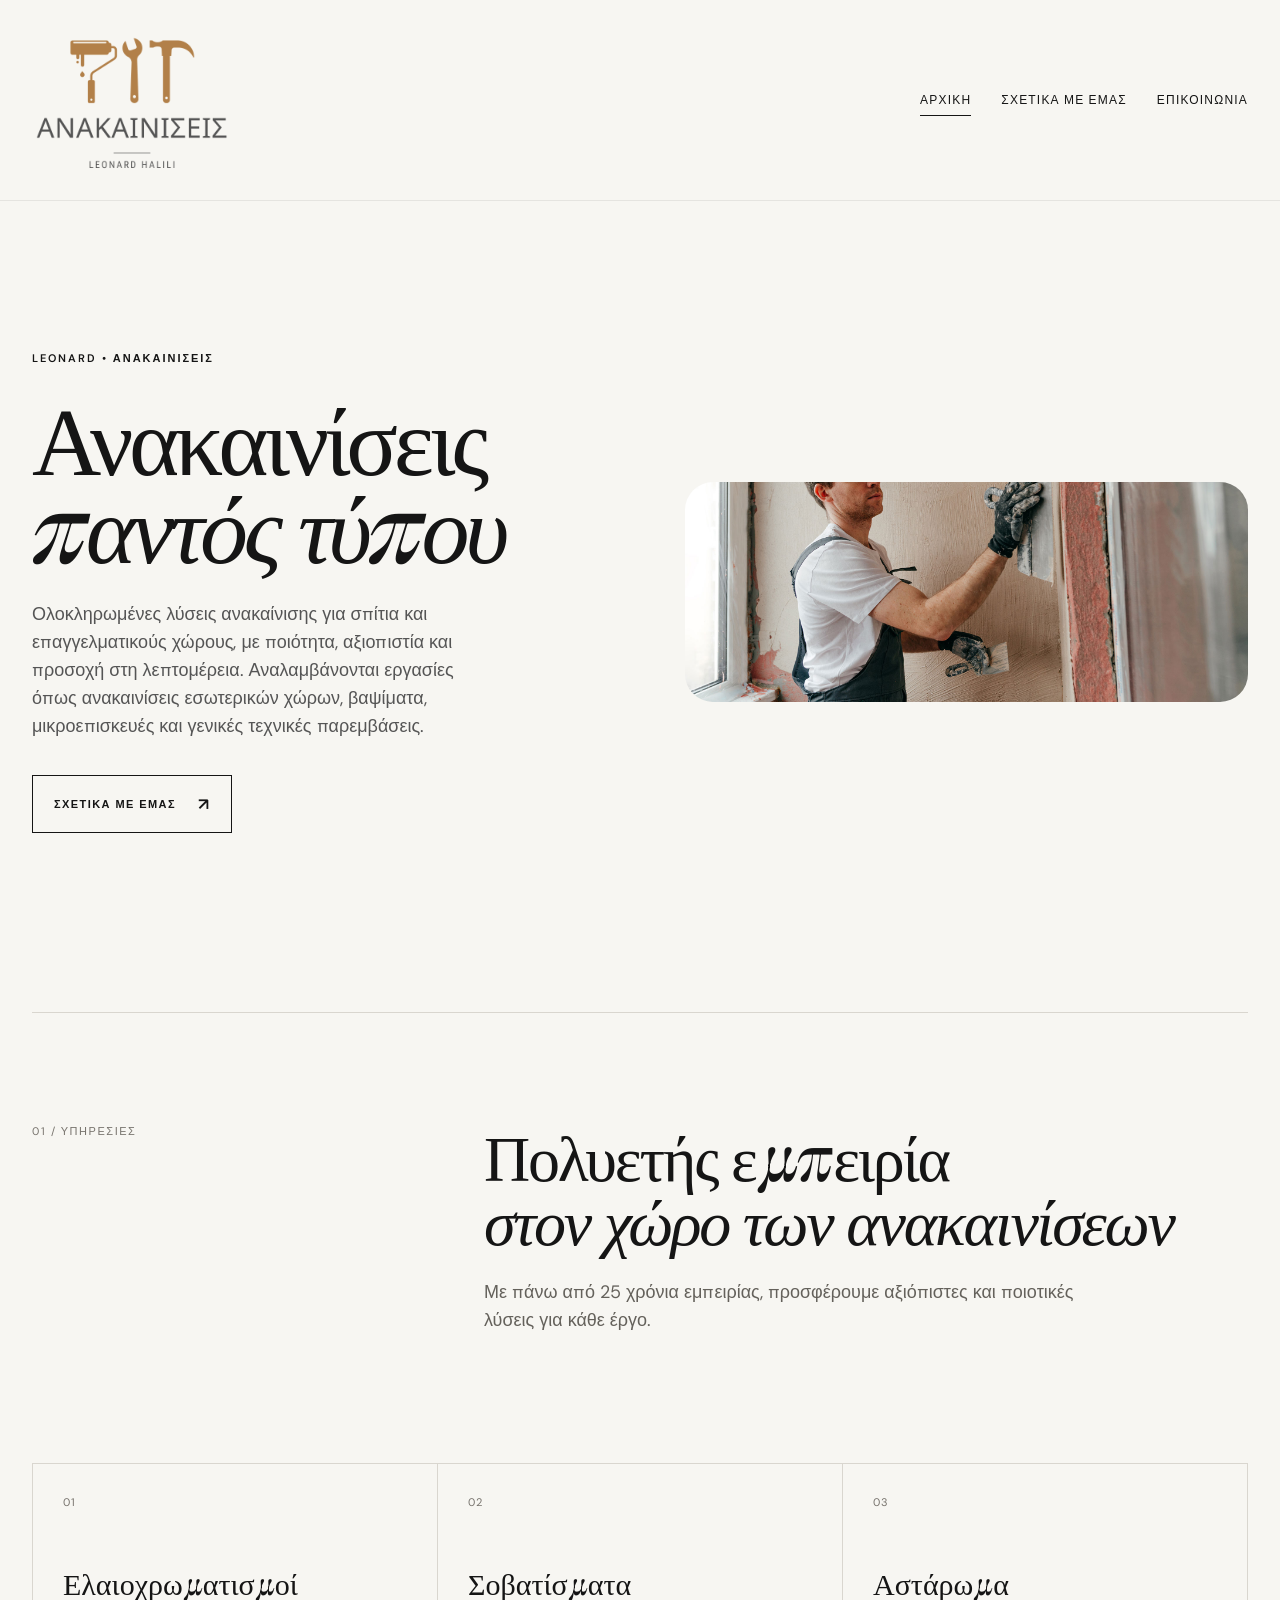
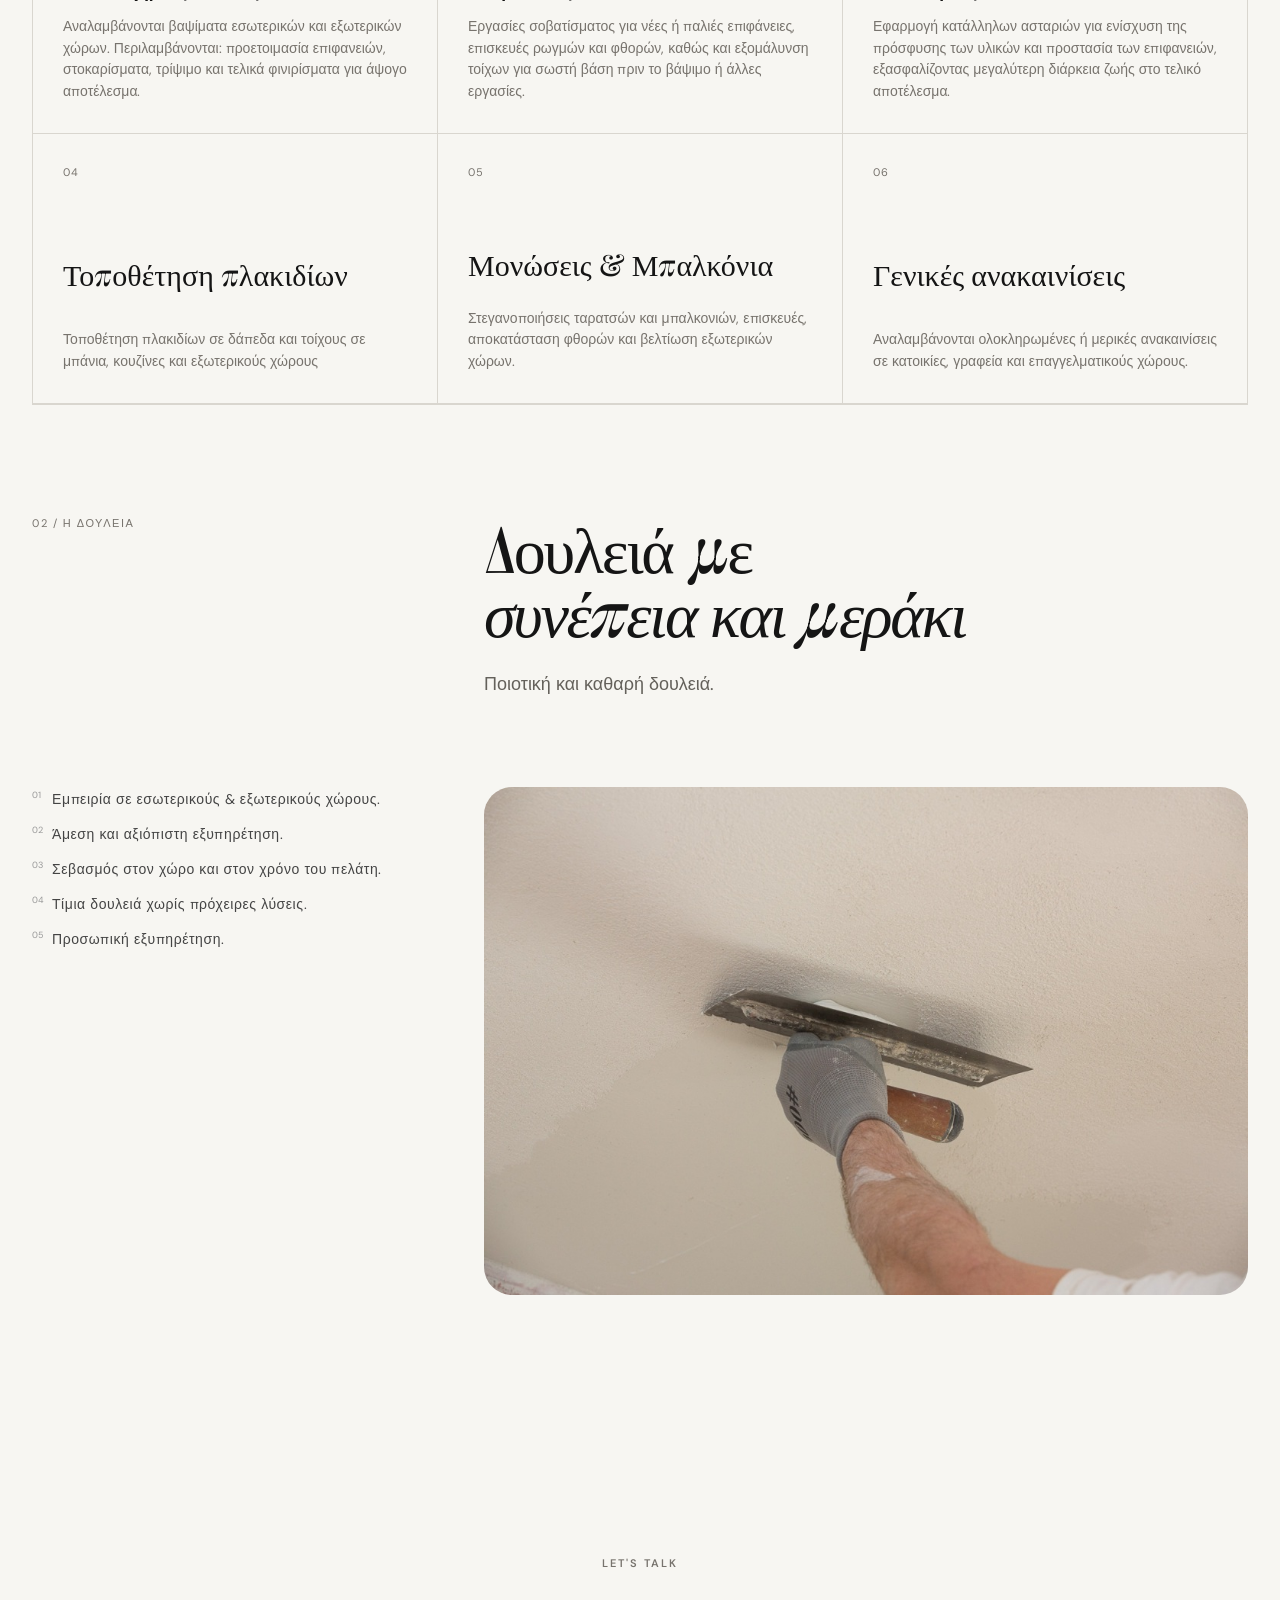
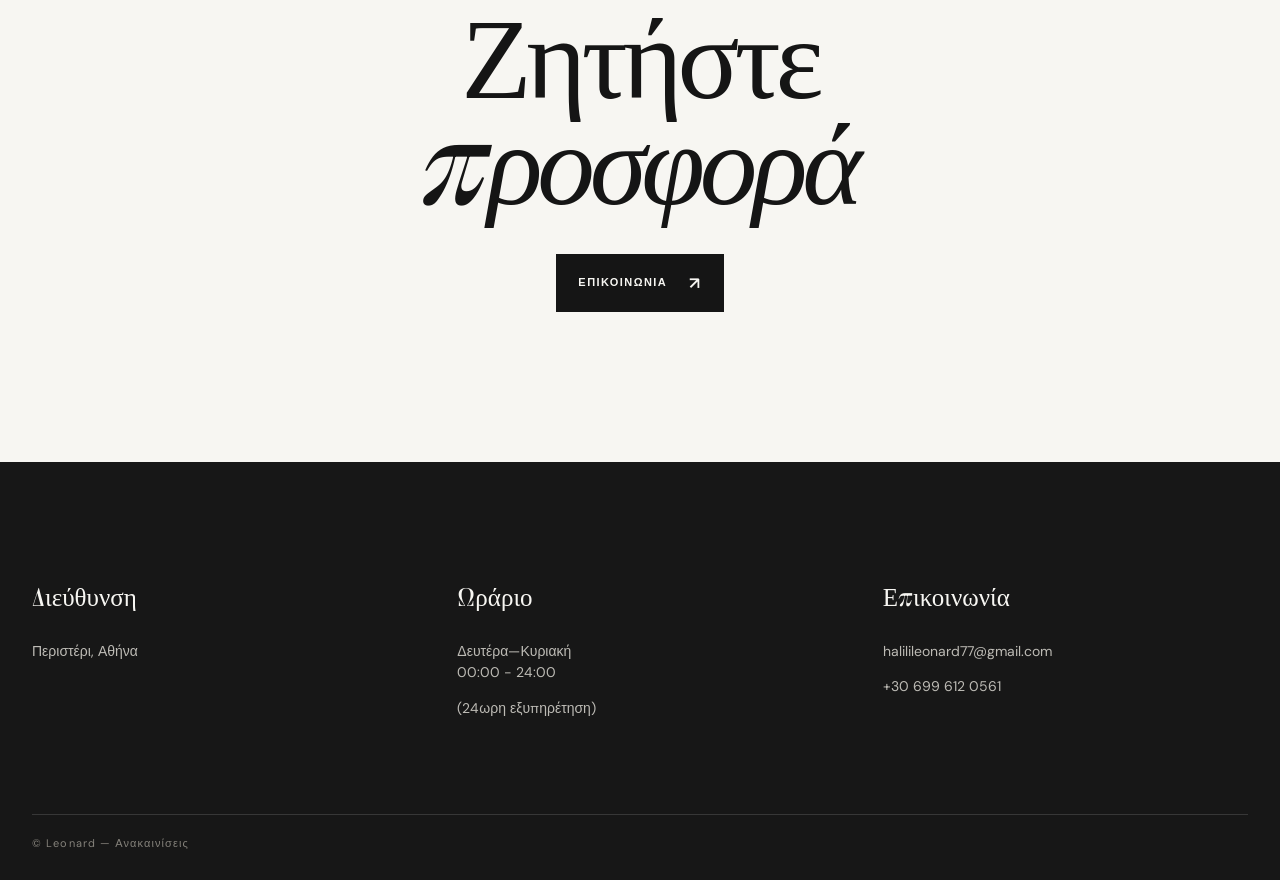
<file: index.html>
<!doctype html>
<html lang="el">
<head>
<meta charset="utf-8">
<meta name="viewport" content="width=device-width, initial-scale=1">
<title>Leonard • Anakainiseis</title>
<link rel="stylesheet" href="style.css">
</head>
<body>
<header class="site-header">
  <div class="header-inner">
    <a class="brand" href="index.html" aria-label="Leonard">
      <img src="pictures/leonard_logo-1-1.png" alt="Leonard ανακαινίσεις logo" width="200px" height="200px">
    </a>
    <nav class="main-nav">
      <a class="nav-link active" href="index.html">ΑΡΧΙΚΗ</a>
      <a class="nav-link " href="about.html">ΣΧΕΤΙΚΑ ΜΕ ΕΜΑΣ</a>
      <a class="nav-link " href="#contact">ΕΠΙΚΟΙΝΩΝΙΑ</a></nav>
  </div>
</header>

<main>
<section class="hero">
  <div class="hero-copy">
    <p class="eyebrow">LEONARD • ΑΝΑΚΑΙΝΙΣΕΙΣ</p>
    <h1>Ανακαινίσεις<br><em>παντός τύπου</em></h1>
    <p class="hero-lead">Ολοκληρωμένες λύσεις ανακαίνισης για σπίτια και επαγγελματικούς χώρους, με ποιότητα, αξιοπιστία και προσοχή στη λεπτομέρεια. Αναλαμβάνονται εργασίες όπως ανακαινίσεις εσωτερικών χώρων, βαψίματα, μικροεπισκευές και γενικές τεχνικές παρεμβάσεις.</p>
    <a class="outline-button" href="about.html">ΣΧΕΤΙΚΑ ΜΕ ΕΜΑΣ <span>↗</span></a>
  </div>
  <div class="hero-image"><img src="pictures/sovatismata.jpg" alt="Leonard ανακαινίσεις"></div>
</section>

<section class="intro">
  <div class="intro-label">01 / ΥΠΗΡΕΣΙΕΣ</div>
  <div>
    <h2>Πολυετής εμπειρία<br><span>στον χώρο των ανακαινίσεων</span></h2>
    <p>Με πάνω από 25 χρόνια εμπειρίας, προσφέρουμε αξιόπιστες και ποιοτικές λύσεις για κάθε έργο.</p>
  </div>
</section>

<section class="services">
  <article class="service-card"><div class="card-number">01</div><h3>Ελαιοχρωματισμοί</h3><p>Αναλαμβάνονται βαψίματα εσωτερικών και εξωτερικών χώρων. Περιλαμβάνονται: προετοιμασία επιφανειών, στοκαρίσματα, τρίψιμο και τελικά φινιρίσματα για άψογο αποτέλεσμα.
</p></article>
  <article class="service-card"><div class="card-number">02</div><h3>Σοβατίσματα</h3><p>Εργασίες σοβατίσματος για νέες ή παλιές επιφάνειες, επισκευές ρωγμών και φθορών, καθώς και εξομάλυνση τοίχων για σωστή βάση πριν το βάψιμο ή άλλες εργασίες.
</p></article>
  <article class="service-card"><div class="card-number">03</div><h3>Αστάρωμα</h3><p>Εφαρμογή κατάλληλων ασταριών για ενίσχυση της πρόσφυσης των υλικών και προστασία των επιφανειών, εξασφαλίζοντας μεγαλύτερη διάρκεια ζωής στο τελικό αποτέλεσμα.
</p></article>
  <article class="service-card"><div class="card-number">04</div><h3>Τοποθέτηση πλακιδίων</h3><p>Τοποθέτηση πλακιδίων σε δάπεδα και τοίχους σε μπάνια, κουζίνες και εξωτερικούς χώρους</p></article>
  <article class="service-card"><div class="card-number">05</div><h3>Μονώσεις &amp; Μπαλκόνια</h3><p>Στεγανοποιήσεις ταρατσών και μπαλκονιών, επισκευές, αποκατάσταση φθορών και βελτίωση εξωτερικών χώρων.
</p></article>
  <article class="service-card"><div class="card-number">06</div><h3>Γενικές ανακαινίσεις</h3><p>Αναλαμβάνονται ολοκληρωμένες ή μερικές ανακαινίσεις σε κατοικίες, γραφεία και επαγγελματικούς χώρους.
</p></article>
</section>

<section class="intro">
  <div class="intro-label">02 / Η ΔΟΥΛΕΙΑ</div>
  <div>
    <h2>Δουλειά με <br><span>συνέπεια και μεράκι</span></h2>
    <p>Ποιοτική και καθαρή δουλειά.</p>
  </div>
  <div class="hero-copy">
    <p class="subhero-lead">Εμπειρία σε εσωτερικούς & εξωτερικούς χώρους.</p>
    <p class="subhero-lead">Άμεση και αξιόπιστη εξυπηρέτηση.</p>
    <p class="subhero-lead">Σεβασμός στον χώρο και στον χρόνο του πελάτη.</p>
    <p class="subhero-lead">Τίμια δουλειά χωρίς πρόχειρες λύσεις.</p>
    <p class="subhero-lead">Προσωπική εξυπηρέτηση.</p>
  </div>
  <div class="hero-image"><img src="pictures/mere.jpg" alt="Leonard ανακαινίσεις"></div>
</section>



<section class="cta">
  <p class="eyebrow">LET'S TALK</p>
  <h2>Ζητήστε<br><em>προσφορά</em></h2>
  <a class="dark-button" href="mailto:halilileonard77@gmail.com">ΕΠΙΚΟΙΝΩΝΙΑ <span>↗</span></a>
</section>
</main>

<footer id="contact" class="site-footer">
  <div class="footer-grid">
    <div><h3>Διεύθυνση</h3><p>Περιστέρι, Αθήνα</p></div>
    <div><h3>Ωράριο</h3><p>Δευτέρα—Κυριακή<br>00:00 - 24:00</p><p>(24ωρη εξυπηρέτηση)</p></div>
    <div><h3>Επικοινωνία</h3><p><a href="mailto:halilileonard77@gmail.com">halilileonard77@gmail.com</a></p>
      <p><a href="tel:+306996120561">+30 699 612 0561</a></p>
    </div>
  </div>
  <div class="footer-bottom">© Leonard — Ανακαινίσεις</div>
</footer>
</body>
</html>
</file>
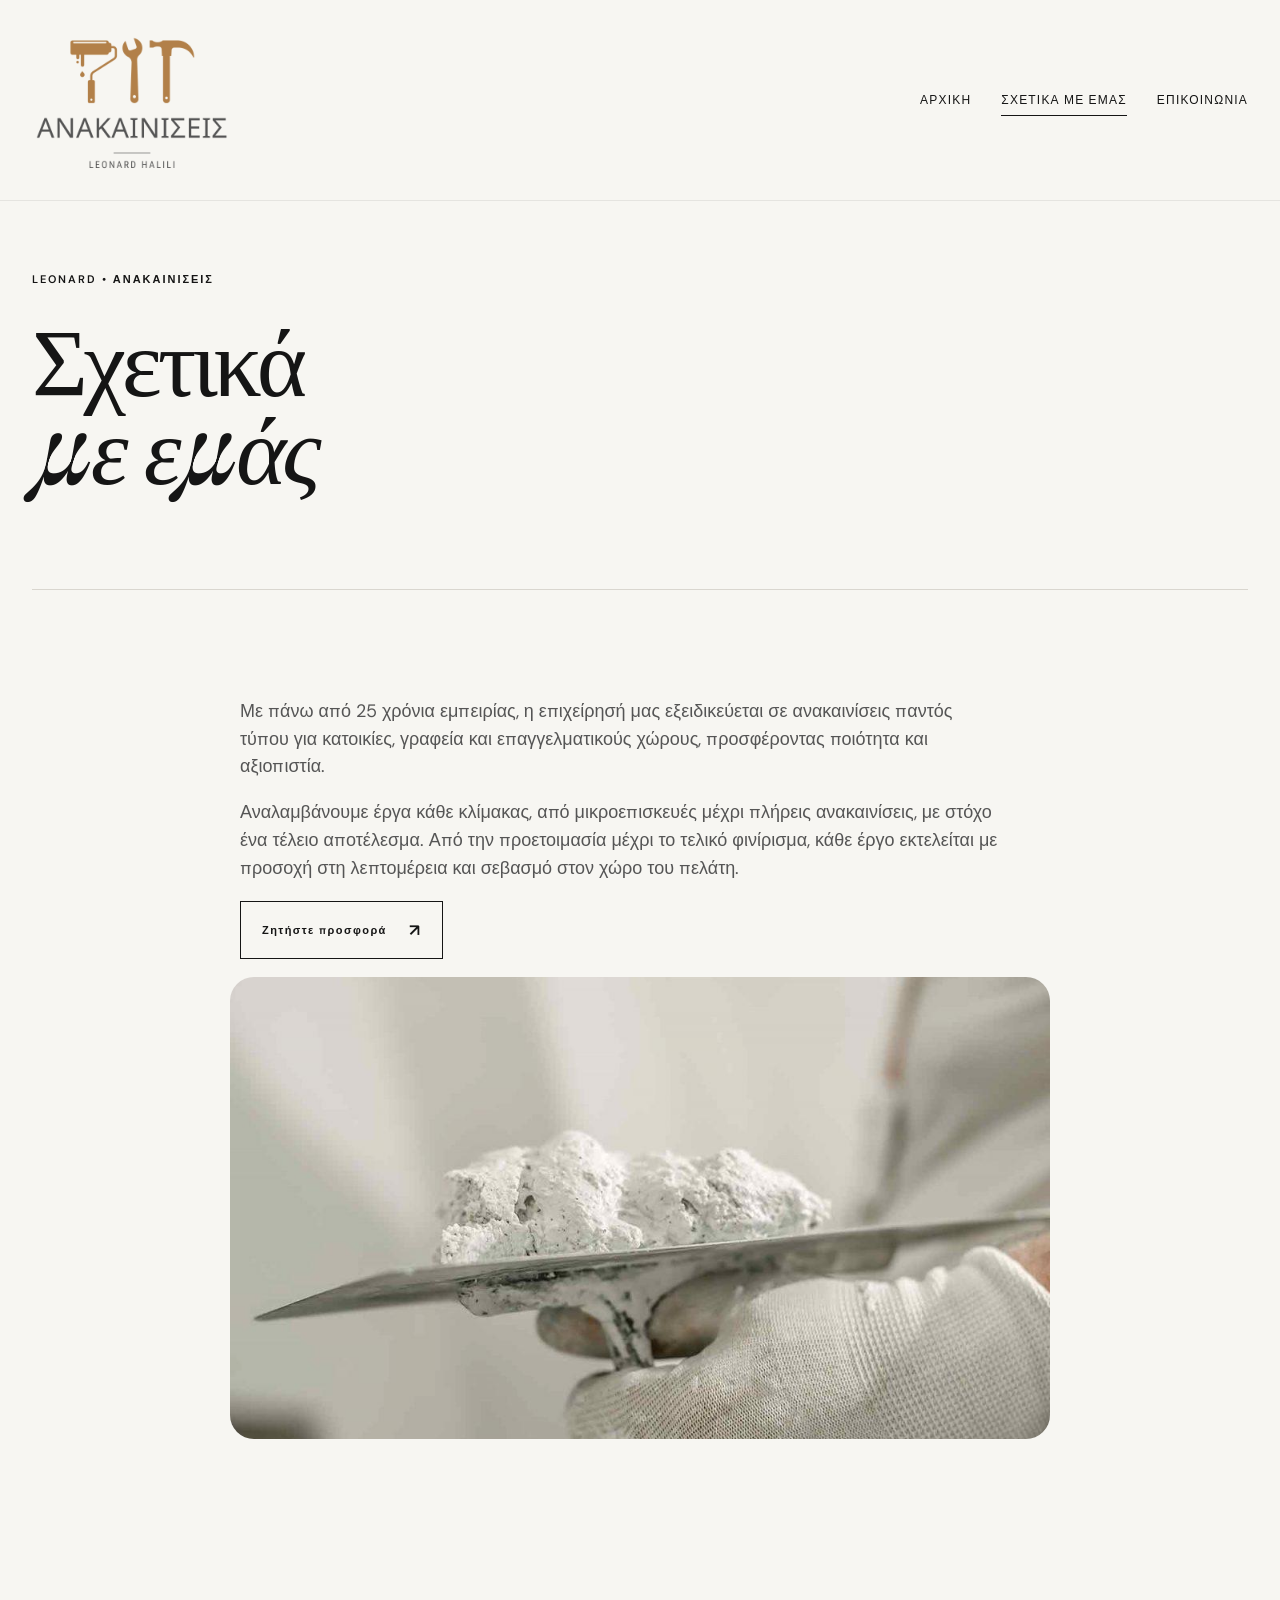
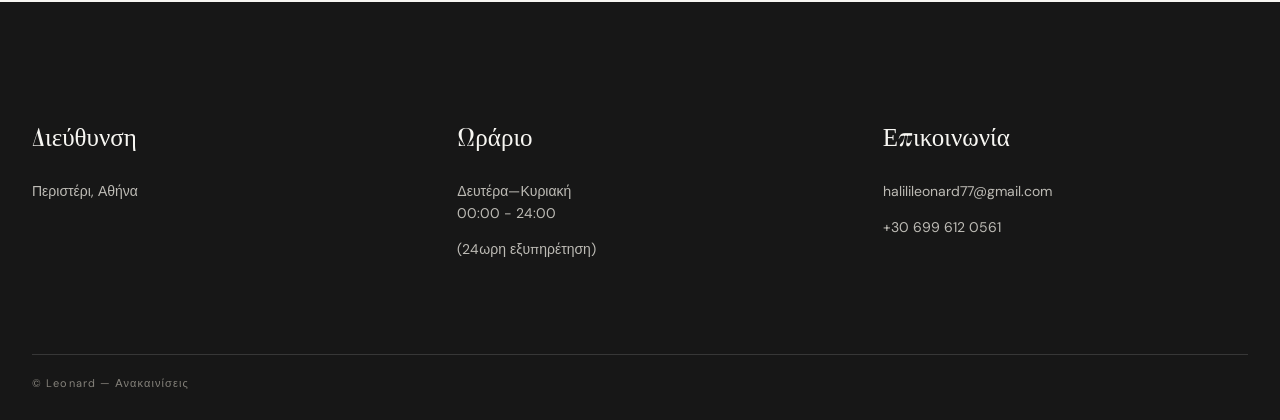
<file: about.html>
<!doctype html>
<html lang="el">
<head>
<meta charset="utf-8">
<meta name="viewport" content="width=device-width, initial-scale=1">
<title>Σχετικά με εμάς</title>
<link rel="stylesheet" href="style.css">
</head>
<body>
<header class="site-header">
  <div class="header-inner">
    <a class="brand" href="index.html" aria-label="Leonard">
      <img src="pictures/leonard_logo-1-1.png" alt="Leonard ανακαινίσεις logo" width="200px" height="200px">
    </a>
    <nav class="main-nav"><a class="nav-link " href="index.html">ΑΡΧΙΚΗ</a><a class="nav-link active" href="about.html">ΣΧΕΤΙΚΑ ΜΕ ΕΜΑΣ</a><a class="nav-link " href="#contact">ΕΠΙΚΟΙΝΩΝΙΑ</a></nav>
  </div>
</header>

<main>
<section class="page-hero">
  <p class="eyebrow">LEONARD • ΑΝΑΚΑΙΝΙΣΕΙΣ</p>
  <h1>Σχετικά<br><em>με εμάς</em></h1>
</section>
<section class="content-page">
  <p>Με πάνω από 25 χρόνια εμπειρίας, η επιχείρησή μας εξειδικεύεται σε ανακαινίσεις παντός τύπου για κατοικίες, γραφεία και επαγγελματικούς χώρους, προσφέροντας ποιότητα και αξιοπιστία.</p>



<p>Αναλαμβάνουμε έργα κάθε κλίμακας, από μικροεπισκευές μέχρι πλήρεις ανακαινίσεις, με στόχο ένα τέλειο αποτέλεσμα. Από την προετοιμασία μέχρι το τελικό φινίρισμα, κάθε έργο εκτελείται με προσοχή στη λεπτομέρεια και σεβασμό στον χώρο του πελάτη.</p>



<div class="wp-block-buttons">
<div class="wp-block-button button"><a class="outline-button" href="mailto:halilileonard77@gmail.com">Ζητήστε προσφορά <span>↗</span></a></div>
</div>



<p></p>



<figure class="wp-block-image alignwide size-full is-style-rounded"><img src="pictures/meremetia.jpg" alt="meremetia" class="wp-image-63" style="aspect-ratio:16/9;object-fit:cover" /></figure>
</section>
</main>

<footer id="contact" class="site-footer">
  <div class="footer-grid">
    <div><h3>Διεύθυνση</h3><p>Περιστέρι, Αθήνα</p></div>
    <div><h3>Ωράριο</h3><p>Δευτέρα—Κυριακή<br>00:00 - 24:00</p><p>(24ωρη εξυπηρέτηση)</p></div>
    <div><h3>Επικοινωνία</h3><p><a href="mailto:halilileonard77@gmail.com">halilileonard77@gmail.com</a></p>
      <p><a href="tel:+306996120561">+30 699 612 0561</a></p>
    </div>
  </div>
  <div class="footer-bottom">© Leonard — Ανακαινίσεις</div>
</footer>
</body>
</html>
</file>
<file: style.css>
@import url('https://fonts.googleapis.com/css2?family=DM+Sans:wght@400;500;600&family=Playfair+Display:ital,wght@0,500;0,600;1,500;1,600&display=swap');

:root{
  --ink:#151515;
  --paper:#f7f6f2;
  --muted:#77736d;
  --line:#d9d6cf;
  --soft:#eceae4;
  --max:1240px;
}
*{box-sizing:border-box}
html{scroll-behavior:smooth}
body{
  margin:0;
  color:var(--ink);
  background:var(--paper);
  font-family:"DM Sans",Arial,sans-serif;
  line-height:1.55;
}
a{color:inherit;text-decoration:none}
.site-header{
  position:sticky;top:0;z-index:20;
  background:rgba(247,246,242,.94);
  backdrop-filter:blur(10px);
  border-bottom:1px solid rgba(21,21,21,.08);
}
.header-inner{
  width:min(var(--max),calc(100% - 64px));
  margin:auto;
  min-height:88px;
  display:flex;align-items:center;justify-content:space-between;
  gap:40px;
}
.brand{display:flex;align-items:center;gap:12px;font-weight:600;letter-spacing:.12em}
.brand-mark{
  width:38px;height:38px;border:1px solid var(--ink);border-radius:50%;
  display:grid;place-items:center;font-family:"Playfair Display",serif;font-size:22px;
}
.brand-name{font-size:13px}
.main-nav{display:flex;align-items:center;gap:30px}
.nav-link{font-size:12px;letter-spacing:.1em;position:relative}
.nav-link:after{content:"";position:absolute;left:0;bottom:-7px;width:0;height:1px;background:var(--ink);transition:.25s}
.nav-link:hover:after,.nav-link.active:after{width:100%}

.hero{
  width:min(var(--max),calc(100% - 64px));margin:0 auto;
  min-height:calc(100vh - 89px);
  display:grid;grid-template-columns:1fr 1fr;gap:7vw;align-items:center;
  padding:70px 0 100px;
}
.eyebrow{font-size:11px;letter-spacing:.18em;font-weight:600;margin:0 0 24px}
.hero h1,.page-hero h1,.cta h2{
  font-family:"Playfair Display",serif;font-weight:500;
  font-size:clamp(58px,7.5vw,112px);line-height:.92;letter-spacing:-.045em;margin:0;
}
.hero h1 em,.page-hero h1 em,.cta h2 em{font-weight:500}
.hero-lead{font-size:18px;max-width:430px;color:#555;margin:34px 0}
.outline-button,.dark-button{
  display:inline-flex;align-items:center;gap:22px;
  padding:15px 21px;border:1px solid var(--ink);
  font-size:11px;letter-spacing:.13em;font-weight:600;
  transition:.25s;
}

.hero-copy .subhero-lead {
  font-size: 14px;
  line-height: 1.8;
  letter-spacing: 0.04em;
  color: #444;
  margin: 0 0 10px;
  padding-left: 20px;
  position: relative;
}

.subhero-lead::before {
  content: "01";
  position: absolute;
  left: 0;
  top: 0;
  font-size: 9px;
  color: #999;
  letter-spacing: 0;
}

.subhero-lead:nth-child(2)::before {
  content: "02";
}

.subhero-lead:nth-child(3)::before {
  content: "03";
}

.subhero-lead:nth-child(4)::before {
  content: "04";
}

.subhero-lead:nth-child(5)::before {
  content: "05";
}

.outline-button:hover{background:var(--ink);color:var(--paper)}
.outline-button span,.dark-button span{font-size:17px}
.hero-image{align-self:stretch;display:flex;align-items:center}
.hero-image img{
  display:block;width:100%;max-height:700px;object-fit:cover;
  border-radius:28px;
}
.intro{
  width:min(var(--max),calc(100% - 64px));margin:0 auto;
  padding:110px 0;display:grid;grid-template-columns:1fr 2fr;gap:70px;
  border-top:1px solid var(--line);
}
.intro-label{font-size:11px;letter-spacing:.14em;color:var(--muted)}
.intro h2{
  font-family:"Playfair Display",serif;font-size:clamp(42px,5vw,72px);
  font-weight:500;line-height:1;letter-spacing:-.035em;margin:0 0 28px;
}
.intro h2 span{font-style:italic}
.intro p{max-width:620px;color:#64615b;font-size:18px}
.services{
  width:min(var(--max),calc(100% - 64px));margin:0 auto;
  display:grid;grid-template-columns:repeat(3,1fr);
  border-top:1px solid var(--line);border-left:1px solid var(--line);
}
.service-card{
  min-height:270px;padding:30px;border-right:1px solid var(--line);border-bottom:1px solid var(--line);
  display:flex;flex-direction:column;justify-content:space-between;
  transition:.25s;
}
.service-card:hover{background:var(--soft)}
.card-number{font-size:11px;color:var(--muted);letter-spacing:.12em}
.service-card h3{font-family:"Playfair Display",serif;font-size:30px;font-weight:500;line-height:1.05;margin:50px 0 10px}
.service-card p{color:var(--muted);font-size:14px;margin:0}
.cta{
  width:min(var(--max),calc(100% - 64px));margin:0 auto;
  padding:150px 0;display:flex;flex-direction:column;align-items:center;text-align:center;
}
.cta .eyebrow{color:var(--muted)}
.cta h2{font-size:clamp(64px,9vw,130px);margin-bottom:45px}
.dark-button{background:var(--ink);color:var(--paper)}
.dark-button:hover{background:transparent;color:var(--ink)}
.page-hero{
  width:min(var(--max),calc(100% - 64px));margin:0 auto;
  padding:70px 0 100px;border-bottom:1px solid var(--line);
}
.content-page{
  width:min(900px,calc(100% - 64px));margin:0 auto;
  padding:90px 0 140px;
}
.content-page h2{font-family:"Playfair Display",serif;font-size:48px;font-weight:500;line-height:1.05}
.content-page p{font-size:18px;color:#555;max-width:760px;margin-left: 50px;}
.content-page img{max-width:100%;height:auto;border-radius:24px}
.site-footer{
  background:#171717;color:#f7f6f2;padding:90px max(32px,calc((100vw - 1240px)/2)) 28px;
}
.content-page .button{margin-left: 50px;
}
.footer-grid{display:grid;grid-template-columns:repeat(3,1fr);gap:60px}
.footer-grid h3{font-family:"Playfair Display",serif;font-size:25px;font-weight:500}
.footer-grid p{color:#bdbbb5;font-size:14px}
.footer-bottom{margin-top:80px;padding-top:20px;border-top:1px solid #373737;color:#85827b;font-size:11px;letter-spacing:.1em}

@media(max-width:800px){
  .header-inner{width:min(var(--max),calc(100% - 36px));min-height:74px}
  .main-nav{gap:13px}
  .nav-link{font-size:10px}
  .brand-name{display:none}
  .hero,.intro{width:calc(100% - 36px);grid-template-columns:1fr;gap:45px}
  .hero{padding:65px 0 80px}
  .hero-image{max-height:500px}
  .intro{padding:80px 0}
  .services{width:calc(100% - 36px);grid-template-columns:1fr}
  .service-card{min-height:220px}
  .cta{width:calc(100% - 36px);padding:100px 0}
  .page-hero{width:calc(100% - 36px);padding:85px 0}
  .content-page{width:calc(100% - 36px);padding:65px 0 100px}
  .footer-grid{grid-template-columns:1fr;gap:25px}
}
</file>
